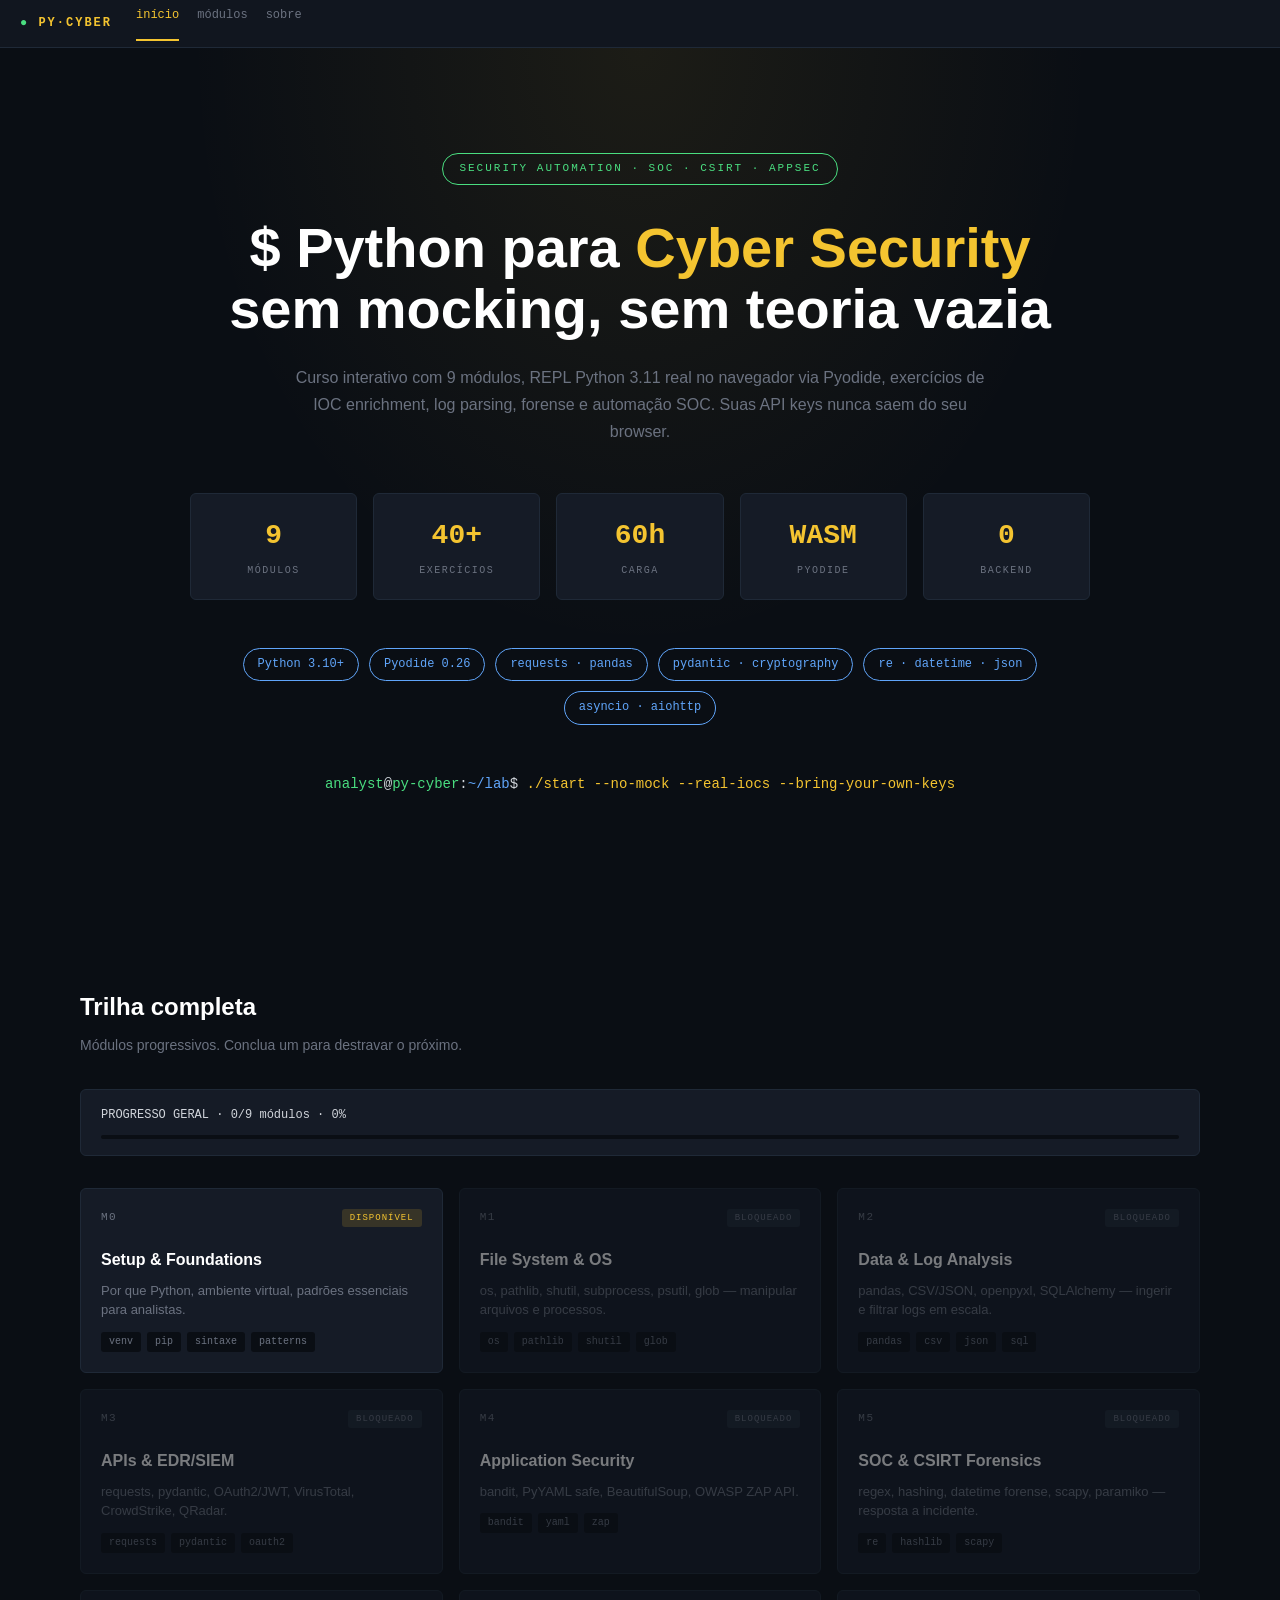
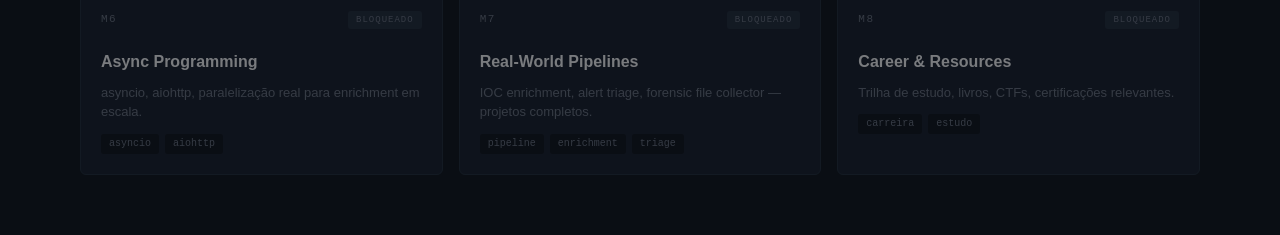
<file: index.html>
<!DOCTYPE html>
<html lang="pt-BR">
<head>
<meta charset="UTF-8">
<meta name="viewport" content="width=device-width, initial-scale=1.0">
<title>py-cyber · Python para Cyber Security</title>
<link rel="stylesheet" href="assets/css/theme.css">
<style>
  body { overflow-y: auto; height: auto; }
  .hero {
    min-height: calc(100vh - 48px);
    display: flex; flex-direction: column;
    align-items: center; justify-content: center;
    padding: 60px 20px;
    background:
      radial-gradient(ellipse at top, rgba(244,196,48,0.08) 0%, transparent 50%),
      var(--bg);
  }
  .hero-tag {
    font-family: var(--mono);
    font-size: 11px;
    color: var(--green);
    border: 1px solid var(--green);
    padding: 6px 16px;
    border-radius: 20px;
    letter-spacing: 2px;
    margin-bottom: 32px;
  }
  .hero h1 {
    font-size: 56px;
    text-align: center;
    color: #fff;
    line-height: 1.1;
    margin-bottom: 24px;
    max-width: 900px;
  }
  .hero h1 .accent { color: var(--accent); }
  .hero p.lead {
    max-width: 700px;
    text-align: center;
    color: var(--text-dim);
    font-size: 16px;
    line-height: 1.7;
    margin-bottom: 48px;
  }
  .stats {
    display: grid;
    grid-template-columns: repeat(5, 1fr);
    gap: 16px;
    max-width: 900px;
    width: 100%;
    margin-bottom: 48px;
  }
  .stat {
    background: var(--bg-card);
    border: 1px solid var(--border);
    border-radius: 6px;
    padding: 20px;
    text-align: center;
  }
  .stat .num {
    font-family: var(--mono);
    font-size: 28px;
    color: var(--accent);
    font-weight: 700;
  }
  .stat .label {
    font-family: var(--mono);
    font-size: 10px;
    color: var(--text-dim);
    letter-spacing: 1.5px;
    margin-top: 4px;
  }
  .versions {
    display: flex; flex-wrap: wrap; gap: 10px;
    justify-content: center;
    max-width: 800px;
    margin-bottom: 32px;
  }
  .version-chip {
    font-family: var(--mono);
    font-size: 12px;
    padding: 6px 14px;
    border: 1px solid var(--blue);
    color: var(--blue);
    border-radius: 20px;
  }
  .terminal-line {
    font-family: var(--mono);
    font-size: 14px;
    color: var(--text-dim);
    margin-top: 16px;
  }
  .terminal-line .user { color: var(--green); }
  .terminal-line .at { color: var(--text); }
  .terminal-line .path { color: var(--blue); }
  .terminal-line .cmd { color: var(--accent); }

  .modules-section {
    padding: 60px 40px;
    max-width: 1200px;
    margin: 0 auto;
  }
  .modules-section h2 {
    font-size: 24px;
    color: #fff;
    margin-bottom: 8px;
    border: none;
    padding: 0;
  }
  .modules-section .sub {
    color: var(--text-dim);
    margin-bottom: 32px;
    font-size: 14px;
  }
  .progress-overall {
    background: var(--bg-card);
    border: 1px solid var(--border);
    border-radius: 6px;
    padding: 16px 20px;
    margin-bottom: 32px;
    font-family: var(--mono);
    font-size: 12px;
  }
  .progress-overall .bar {
    height: 4px; background: var(--bg);
    border-radius: 2px; overflow: hidden;
    margin-top: 10px;
  }
  .progress-overall .fill {
    height: 100%; background: var(--green);
    transition: width .4s;
  }

  .modules-grid {
    display: grid;
    grid-template-columns: repeat(3, 1fr);
    gap: 16px;
  }
  .module-card {
    background: var(--bg-card);
    border: 1px solid var(--border);
    border-radius: 6px;
    padding: 20px;
    transition: all .2s;
    text-decoration: none;
    color: inherit;
    display: block;
    position: relative;
  }
  .module-card.available:hover {
    border-color: var(--accent);
    transform: translateY(-2px);
  }
  .module-card.locked {
    opacity: 0.45;
    cursor: not-allowed;
  }
  .module-card.complete {
    border-color: var(--green);
  }
  .module-card .head {
    display: flex; justify-content: space-between;
    align-items: center; margin-bottom: 10px;
  }
  .module-card .id {
    font-family: var(--mono);
    font-size: 11px;
    color: var(--text-dim);
    letter-spacing: 1.5px;
  }
  .module-card .status {
    font-family: var(--mono);
    font-size: 9px;
    padding: 2px 8px;
    border-radius: 3px;
    letter-spacing: 1px;
  }
  .status.s-locked { background: var(--border); color: var(--text-dim); }
  .status.s-pending { background: rgba(244,196,48,0.15); color: var(--accent); }
  .status.s-done { background: rgba(74,222,128,0.15); color: var(--green); }
  .module-card h3 {
    font-size: 16px;
    color: #fff;
    margin-bottom: 8px;
  }
  .module-card .desc {
    font-size: 13px;
    color: var(--text-dim);
    line-height: 1.5;
  }
  .module-card .topics {
    display: flex; flex-wrap: wrap; gap: 6px;
    margin-top: 12px;
  }
  .module-card .topic {
    font-family: var(--mono);
    font-size: 10px;
    color: var(--text-dim);
    background: var(--bg);
    padding: 2px 8px;
    border-radius: 3px;
  }

  @media (max-width: 900px) {
    .hero h1 { font-size: 36px; }
    .stats { grid-template-columns: repeat(2, 1fr); }
    .modules-grid { grid-template-columns: 1fr; }
  }
</style>
</head>
<body>

<div class="topbar">
  <div class="logo">PY·CYBER</div>
  <div class="nav-modules">
    <a href="index.html" class="active">início</a>
    <a href="modules/m0-setup.html">módulos</a>
    <a href="#about">sobre</a>
  </div>
</div>

<section class="hero">
  <div class="hero-tag">SECURITY AUTOMATION · SOC · CSIRT · APPSEC</div>
  <h1>$ Python para <span class="accent">Cyber Security</span><br>sem mocking, sem teoria vazia</h1>
  <p class="lead">
    Curso interativo com 9 módulos, REPL Python 3.11 real no navegador via Pyodide,
    exercícios de IOC enrichment, log parsing, forense e automação SOC.
    Suas API keys nunca saem do seu browser.
  </p>

  <div class="stats">
    <div class="stat"><div class="num">9</div><div class="label">MÓDULOS</div></div>
    <div class="stat"><div class="num">40+</div><div class="label">EXERCÍCIOS</div></div>
    <div class="stat"><div class="num">60h</div><div class="label">CARGA</div></div>
    <div class="stat"><div class="num">WASM</div><div class="label">PYODIDE</div></div>
    <div class="stat"><div class="num">0</div><div class="label">BACKEND</div></div>
  </div>

  <div class="versions">
    <div class="version-chip">Python 3.10+</div>
    <div class="version-chip">Pyodide 0.26</div>
    <div class="version-chip">requests · pandas</div>
    <div class="version-chip">pydantic · cryptography</div>
    <div class="version-chip">re · datetime · json</div>
    <div class="version-chip">asyncio · aiohttp</div>
  </div>

  <div class="terminal-line">
    <span class="user">analyst</span><span class="at">@</span><span class="user">py-cyber</span><span class="at">:</span><span class="path">~/lab</span><span class="at">$</span>
    <span class="cmd">./start --no-mock --real-iocs --bring-your-own-keys</span>
  </div>
</section>

<section class="modules-section" id="modules">
  <h2>Trilha completa</h2>
  <div class="sub">Módulos progressivos. Conclua um para destravar o próximo.</div>

  <div class="progress-overall">
    <div>PROGRESSO GERAL · <span id="progress-text">0/9 módulos</span></div>
    <div class="bar"><div class="fill" id="progress-fill"></div></div>
  </div>

  <div class="modules-grid" id="modules-grid"></div>
</section>

<script>
const MODULES = [
  { id: 'm0', file: 'modules/m0-setup.html', title: 'Setup & Foundations',
    desc: 'Por que Python, ambiente virtual, padrões essenciais para analistas.',
    topics: ['venv', 'pip', 'sintaxe', 'patterns'] },
  { id: 'm1', file: 'modules/m1-os-files.html', title: 'File System & OS',
    desc: 'os, pathlib, shutil, subprocess, psutil, glob — manipular arquivos e processos.',
    topics: ['os', 'pathlib', 'shutil', 'glob'] },
  { id: 'm2', file: 'modules/m2-data.html', title: 'Data & Log Analysis',
    desc: 'pandas, CSV/JSON, openpyxl, SQLAlchemy — ingerir e filtrar logs em escala.',
    topics: ['pandas', 'csv', 'json', 'sql'] },
  { id: 'm3', file: 'modules/m3-apis.html', title: 'APIs & EDR/SIEM',
    desc: 'requests, pydantic, OAuth2/JWT, VirusTotal, CrowdStrike, QRadar.',
    topics: ['requests', 'pydantic', 'oauth2'] },
  { id: 'm4', file: 'modules/m4-appsec.html', title: 'Application Security',
    desc: 'bandit, PyYAML safe, BeautifulSoup, OWASP ZAP API.',
    topics: ['bandit', 'yaml', 'zap'] },
  { id: 'm5', file: 'modules/m5-soc.html', title: 'SOC & CSIRT Forensics',
    desc: 'regex, hashing, datetime forense, scapy, paramiko — resposta a incidente.',
    topics: ['re', 'hashlib', 'scapy'] },
  { id: 'm6', file: 'modules/m6-async.html', title: 'Async Programming',
    desc: 'asyncio, aiohttp, paralelização real para enrichment em escala.',
    topics: ['asyncio', 'aiohttp'] },
  { id: 'm7', file: 'modules/m7-pipelines.html', title: 'Real-World Pipelines',
    desc: 'IOC enrichment, alert triage, forensic file collector — projetos completos.',
    topics: ['pipeline', 'enrichment', 'triage'] },
  { id: 'm8', file: 'modules/m8-resources.html', title: 'Career & Resources',
    desc: 'Trilha de estudo, livros, CTFs, certificações relevantes.',
    topics: ['carreira', 'estudo'] },
];

function getStatus(id, idx) {
  const complete = localStorage.getItem(`pycyber_${id}_complete`) === '1';
  if (complete) return 'complete';
  if (idx === 0) return 'available';
  const prev = MODULES[idx - 1];
  const prevDone = localStorage.getItem(`pycyber_${prev.id}_complete`) === '1';
  return prevDone ? 'available' : 'locked';
}

function renderModules() {
  const grid = document.getElementById('modules-grid');
  let done = 0;
  grid.innerHTML = MODULES.map((m, i) => {
    const status = getStatus(m.id, i);
    if (status === 'complete') done++;
    const tag = { complete: ['s-done', 'CONCLUÍDO'],
                  available: ['s-pending', 'DISPONÍVEL'],
                  locked: ['s-locked', 'BLOQUEADO'] }[status];
    const href = status === 'locked' ? '#' : m.file;
    return `
      <a href="${href}" class="module-card ${status}" ${status==='locked'?'onclick="return false"':''}>
        <div class="head">
          <div class="id">${m.id.toUpperCase()}</div>
          <div class="status ${tag[0]}">${tag[1]}</div>
        </div>
        <h3>${m.title}</h3>
        <div class="desc">${m.desc}</div>
        <div class="topics">${m.topics.map(t=>`<span class="topic">${t}</span>`).join('')}</div>
      </a>`;
  }).join('');

  const pct = (done / MODULES.length) * 100;
  document.getElementById('progress-text').textContent = `${done}/${MODULES.length} módulos · ${Math.round(pct)}%`;
  document.getElementById('progress-fill').style.width = pct + '%';
}

renderModules();
</script>
</body>
</html>
</file>
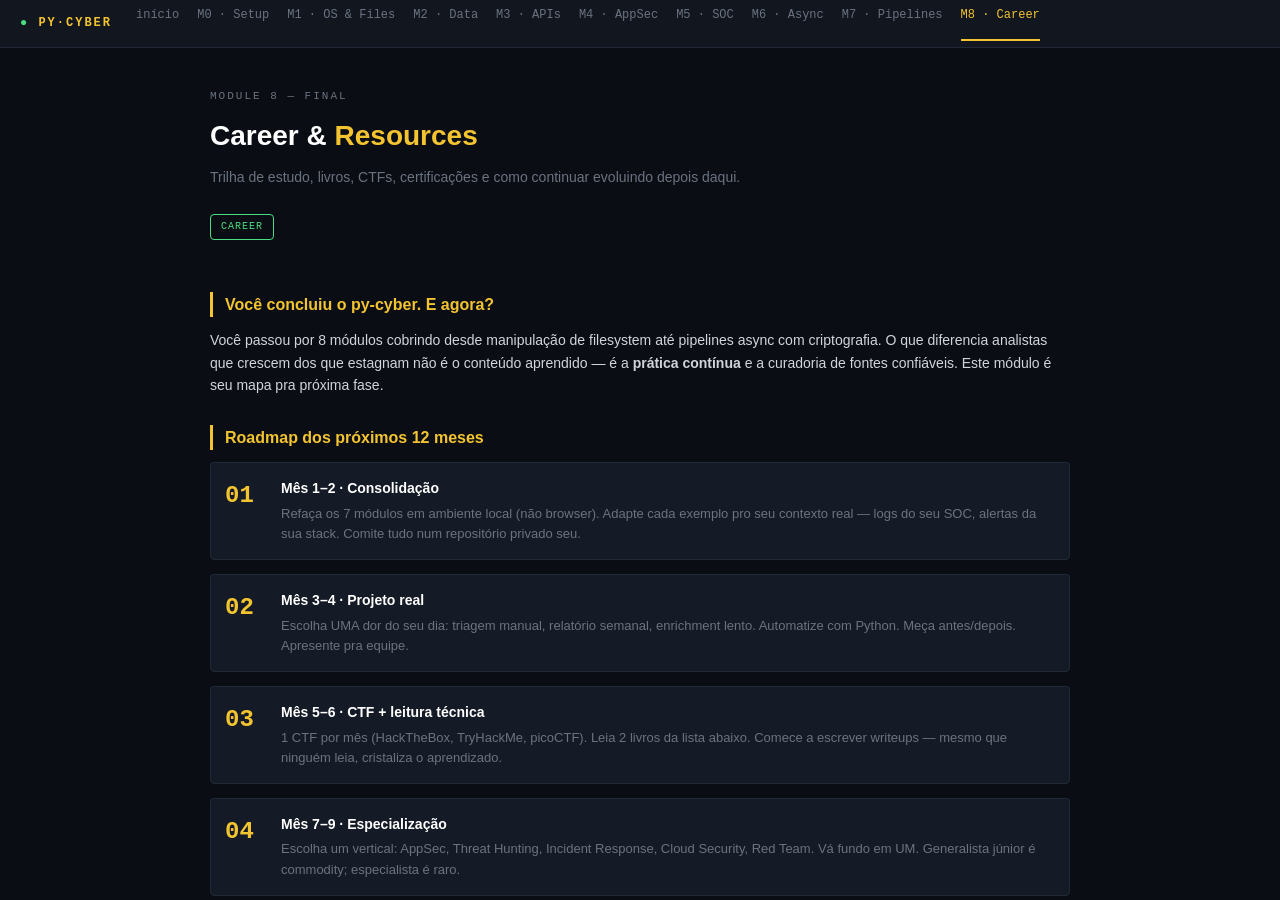
<file: modules/m8-career.html>
<!DOCTYPE html>
<html lang="pt-BR">
<head>
<meta charset="UTF-8">
<meta name="viewport" content="width=device-width, initial-scale=1.0">
<title>M8 · Career &amp; Resources — py-cyber</title>
<link rel="stylesheet" href="../assets/css/theme.css">
<style>
  /* M8 não tem REPL — layout 1 coluna centralizado */
  .main.single { grid-template-columns: 1fr; }
  .theory.wide { max-width: 980px; margin: 0 auto; padding: 40px 60px; border-right: none; }
  .resource-list { list-style: none; padding: 0; }
  .resource-list li {
    background: var(--bg-card);
    border: 1px solid var(--border);
    border-left: 3px solid var(--accent);
    padding: 12px 16px;
    margin-bottom: 8px;
    border-radius: 4px;
    font-size: 13px;
  }
  .resource-list li strong { color: var(--accent); }
  .resource-list li .tag {
    display: inline-block;
    font-family: var(--mono);
    font-size: 10px;
    color: var(--text-dim);
    background: var(--bg);
    padding: 2px 8px;
    border-radius: 3px;
    margin-right: 8px;
  }
  .cert-grid { display: grid; grid-template-columns: 1fr 1fr; gap: 14px; margin: 16px 0; }
  .cert-card {
    background: var(--bg-card);
    border: 1px solid var(--border);
    padding: 14px;
    border-radius: 4px;
  }
  .cert-card .name { color: var(--accent); font-weight: 700; margin-bottom: 4px; }
  .cert-card .level {
    font-family: var(--mono);
    font-size: 10px;
    color: var(--green);
    letter-spacing: 1px;
  }
  .cert-card .desc { font-size: 12.5px; color: var(--text); margin-top: 6px; }
  .roadmap-step {
    display: flex;
    gap: 16px;
    margin-bottom: 14px;
    padding: 14px;
    background: var(--bg-card);
    border: 1px solid var(--border);
    border-radius: 4px;
  }
  .roadmap-step .num {
    font-family: var(--mono);
    font-size: 24px;
    color: var(--accent);
    font-weight: 700;
    flex-shrink: 0;
    width: 40px;
  }
  .roadmap-step .body h4 { color: #fff; margin-bottom: 4px; }
  .roadmap-step .body p { font-size: 13px; color: var(--text-dim); margin: 0; }
  .final-cta {
    text-align: center;
    padding: 40px 20px;
    margin-top: 40px;
    border: 1px solid var(--accent);
    border-radius: 6px;
    background: rgba(244, 196, 48, 0.05);
  }
  .final-cta h2 { border: none; padding: 0; margin-bottom: 12px; font-size: 22px; }
  .final-cta p { font-size: 14px; }
  .final-cta .actions { justify-content: center; margin-top: 20px; }
</style>
</head>
<body>

<nav class="topbar">
  <span class="logo">PY·CYBER</span>
  <div class="nav-modules">
    <a href="../index.html">início</a>
    <a href="m0-setup.html">M0 · Setup</a>
    <a href="m1-os-files.html">M1 · OS &amp; Files</a>
    <a href="m2-data.html">M2 · Data</a>
    <a href="m3-apis.html">M3 · APIs</a>
    <a href="m4-appsec.html">M4 · AppSec</a>
    <a href="m5-forensics.html">M5 · SOC</a>
    <a href="m6-async.html">M6 · Async</a>
    <a href="m7-pipelines.html">M7 · Pipelines</a>
    <a href="m8-career.html" class="active">M8 · Career</a>
  </div>
</nav>

<main class="main single">

  <section class="theory wide">
    <div class="module-tag">MODULE 8 — FINAL</div>
    <h1>Career &amp; <span class="accent">Resources</span></h1>
    <p class="subtitle">Trilha de estudo, livros, CTFs, certificações e como continuar evoluindo depois daqui.</p>
    <span class="badge">CAREER</span>

    <h2>Você concluiu o py-cyber. E agora?</h2>
    <p>
      Você passou por 8 módulos cobrindo desde manipulação de filesystem até
      pipelines async com criptografia. O que diferencia analistas que crescem
      dos que estagnam não é o conteúdo aprendido — é a <strong>prática
      contínua</strong> e a curadoria de fontes confiáveis. Este módulo é seu
      mapa pra próxima fase.
    </p>

    <h2>Roadmap dos próximos 12 meses</h2>

    <div class="roadmap-step">
      <div class="num">01</div>
      <div class="body">
        <h4>Mês 1–2 · Consolidação</h4>
        <p>Refaça os 7 módulos em ambiente local (não browser). Adapte cada
        exemplo pro seu contexto real — logs do seu SOC, alertas da sua stack.
        Comite tudo num repositório privado seu.</p>
      </div>
    </div>

    <div class="roadmap-step">
      <div class="num">02</div>
      <div class="body">
        <h4>Mês 3–4 · Projeto real</h4>
        <p>Escolha UMA dor do seu dia: triagem manual, relatório semanal,
        enrichment lento. Automatize com Python. Meça antes/depois. Apresente
        pra equipe.</p>
      </div>
    </div>

    <div class="roadmap-step">
      <div class="num">03</div>
      <div class="body">
        <h4>Mês 5–6 · CTF + leitura técnica</h4>
        <p>1 CTF por mês (HackTheBox, TryHackMe, picoCTF). Leia 2 livros da
        lista abaixo. Comece a escrever writeups — mesmo que ninguém leia,
        cristaliza o aprendizado.</p>
      </div>
    </div>

    <div class="roadmap-step">
      <div class="num">04</div>
      <div class="body">
        <h4>Mês 7–9 · Especialização</h4>
        <p>Escolha um vertical: AppSec, Threat Hunting, Incident Response,
        Cloud Security, Red Team. Vá fundo em UM. Generalista júnior é commodity;
        especialista é raro.</p>
      </div>
    </div>

    <div class="roadmap-step">
      <div class="num">05</div>
      <div class="body">
        <h4>Mês 10–12 · Certificação + portfólio público</h4>
        <p>Tire UMA certificação relevante pra sua trilha. Publique 3 projetos
        no GitHub público. Escreva no LinkedIn ou blog. Sua próxima vaga vai
        encontrar você, não o contrário.</p>
      </div>
    </div>

    <h2>Livros que valem o tempo</h2>
    <ul class="resource-list">
      <li><span class="tag">PYTHON</span><strong>Black Hat Python</strong> — Justin Seitz &amp; Tim Arnold. O clássico de ofensiva em Python.</li>
      <li><span class="tag">PYTHON</span><strong>Violent Python</strong> — TJ O'Connor. Mais antigo mas ainda formativo.</li>
      <li><span class="tag">FORENSICS</span><strong>The Art of Memory Forensics</strong> — Ligh, Case, Levy &amp; Walters. Bíblia de Volatility.</li>
      <li><span class="tag">IR</span><strong>Incident Response &amp; Computer Forensics</strong> — Luttgens, Pepe, Mandia.</li>
      <li><span class="tag">APPSEC</span><strong>The Web Application Hacker's Handbook</strong> — Stuttard &amp; Pinto.</li>
      <li><span class="tag">DETECTION</span><strong>Practical Threat Intelligence</strong> — Valentina Costa-Gazcón.</li>
      <li><span class="tag">DESIGN</span><strong>Designing Secure Software</strong> — Loren Kohnfelder.</li>
      <li><span class="tag">PYTHON</span><strong>Fluent Python (2ª ed)</strong> — Luciano Ramalho. Pra dominar a linguagem de verdade.</li>
    </ul>

    <h2>Plataformas de prática hands-on</h2>
    <ul class="resource-list">
      <li><span class="tag">CTF</span><strong>HackTheBox</strong> — máquinas e Pro Labs realistas. Academy tem trilhas pagas mas valem.</li>
      <li><span class="tag">CTF</span><strong>TryHackMe</strong> — onboarding mais suave que HTB, ótimo pra começar.</li>
      <li><span class="tag">BLUE</span><strong>LetsDefend</strong> — simula console de SOC com alertas reais.</li>
      <li><span class="tag">BLUE</span><strong>CyberDefenders</strong> — desafios de blue team / DFIR.</li>
      <li><span class="tag">CTF</span><strong>picoCTF</strong> — gratuito, didático, mantido pela CMU.</li>
      <li><span class="tag">RANGE</span><strong>RangeForce</strong> — simulações corporativas de incidente.</li>
      <li><span class="tag">CODE</span><strong>OverTheWire (Bandit, Narnia)</strong> — wargames de Linux/binário.</li>
      <li><span class="tag">PYTHON</span><strong>Exercism (Python track)</strong> — exercícios revisados por mentor.</li>
    </ul>

    <h2>Certificações por trilha</h2>

    <h3>Defensiva / SOC / IR</h3>
    <div class="cert-grid">
      <div class="cert-card">
        <div class="level">ENTRY</div>
        <div class="name">CompTIA Security+</div>
        <div class="desc">Base teórica. Bom pra primeiro emprego, esperado por RH.</div>
      </div>
      <div class="cert-card">
        <div class="level">ENTRY/MID</div>
        <div class="name">BTL1 (Blue Team Level 1)</div>
        <div class="desc">Hands-on, lab realista, custo justo. Excelente custo-benefício.</div>
      </div>
      <div class="cert-card">
        <div class="level">MID</div>
        <div class="name">CySA+ / CSA</div>
        <div class="desc">Análise de comportamento em SOC. CompTIA e EC-Council.</div>
      </div>
      <div class="cert-card">
        <div class="level">MID/SR</div>
        <div class="name">GCIH / GCFA (SANS)</div>
        <div class="desc">Padrão ouro de IR/forensics. Caro, mas porta de empresas top.</div>
      </div>
    </div>

    <h3>Ofensiva / Pentest</h3>
    <div class="cert-grid">
      <div class="cert-card">
        <div class="level">ENTRY</div>
        <div class="name">eJPT (INE)</div>
        <div class="desc">Ponto de entrada acessível em pentest prático.</div>
      </div>
      <div class="cert-card">
        <div class="level">MID</div>
        <div class="name">PNPT (TCM Security)</div>
        <div class="desc">Pentest realista corporativo. Inclui AD e relatório.</div>
      </div>
      <div class="cert-card">
        <div class="level">MID/SR</div>
        <div class="name">OSCP (Offensive Security)</div>
        <div class="desc">A certificação que mais abre portas em pentest. Brutal.</div>
      </div>
      <div class="cert-card">
        <div class="level">SR</div>
        <div class="name">OSEP / OSCE3</div>
        <div class="desc">Bypass avançado, exploit dev. Após OSCP.</div>
      </div>
    </div>

    <h3>Cloud Security</h3>
    <div class="cert-grid">
      <div class="cert-card">
        <div class="level">ENTRY</div>
        <div class="name">AWS Cloud Practitioner</div>
        <div class="desc">Fundamentos AWS antes de qualquer security cloud.</div>
      </div>
      <div class="cert-card">
        <div class="level">MID</div>
        <div class="name">AWS Security Specialty</div>
        <div class="desc">IAM, KMS, GuardDuty, detection em escala AWS.</div>
      </div>
      <div class="cert-card">
        <div class="level">MID</div>
        <div class="name">CCSP (ISC²)</div>
        <div class="desc">Vendor-neutral. Reconhecida em compliance e arquitetura.</div>
      </div>
      <div class="cert-card">
        <div class="level">SR</div>
        <div class="name">CISSP</div>
        <div class="desc">Liderança em segurança. Exige 5 anos comprovados.</div>
      </div>
    </div>

    <h2>Comunidades pra acompanhar</h2>
    <ul class="resource-list">
      <li><span class="tag">FORUM</span><strong>r/netsec, r/AskNetsec, r/blueteamsec</strong> — Reddit ainda é vivo pra technical discussion.</li>
      <li><span class="tag">CHAT</span><strong>Discord — InfoSec Prep, BlackHills InfoSec, TCM Security</strong>.</li>
      <li><span class="tag">BR</span><strong>Mente Binária, Papo Binário, Hackers do Bem</strong> — comunidade BR forte.</li>
      <li><span class="tag">FEED</span><strong>Risky Business (podcast)</strong> — semanal, news + análise técnica.</li>
      <li><span class="tag">FEED</span><strong>SANS ISC StormCast</strong> — diário, 5 min, ameaças do dia.</li>
      <li><span class="tag">NEWS</span><strong>The DFIR Report</strong> — writeups de intrusão real, mensal.</li>
      <li><span class="tag">CODE</span><strong>Awesome Lists no GitHub</strong> — awesome-pentest, awesome-incident-response, awesome-malware-analysis.</li>
    </ul>

    <h2>Hábitos que separam júnior de pleno</h2>
    <ul>
      <li><strong>Leia código alheio</strong> — clone projetos open source de DFIR (Velociraptor, GRR, TheHive) e leia.</li>
      <li><strong>Documente o que você faz</strong> — runbooks pra você mesmo daqui a 6 meses.</li>
      <li><strong>Automatize o tédio</strong> — qualquer tarefa manual feita 3+ vezes vira script.</li>
      <li><strong>Saiba comunicar com não-técnicos</strong> — escrever bem é multiplicador de carreira.</li>
      <li><strong>Mantenha um lab pessoal</strong> — VM com Splunk free, ELK, Suricata. Quebre coisas em casa.</li>
      <li><strong>Saiba quando NÃO usar Python</strong> — bash às vezes é melhor, Go é melhor pra tooling distribuído, Rust pra perf.</li>
    </ul>

    <h2>Onde Python te leva em segurança</h2>
    <div class="grid-2">
      <div class="info-card">
        <div class="title">CARREIRAS POSSÍVEIS</div>
        <ul>
          <li>SOC Analyst (T1 → T3)</li>
          <li>Threat Hunter</li>
          <li>Incident Responder / DFIR</li>
          <li>Detection Engineer</li>
          <li>Security Automation Engineer</li>
          <li>AppSec Engineer</li>
          <li>Red Team Operator</li>
          <li>Security Researcher</li>
        </ul>
      </div>
      <div class="info-card">
        <div class="title">FAIXAS SALARIAIS BR (2024)</div>
        <ul>
          <li>SOC T1: R$ 4–7k</li>
          <li>SOC T2 / Threat Hunter: R$ 8–14k</li>
          <li>DFIR / Detection Eng: R$ 12–22k</li>
          <li>AppSec Sr / Cloud Sec: R$ 15–28k</li>
          <li>Remoto USD: USD 60k–150k+</li>
        </ul>
      </div>
    </div>

    <div class="tip">
      <span class="label">REALISMO</span>
      Faixas variam absurdamente por empresa, cidade e moeda. O que importa é
      a tendência: cada degrau técnico bem dado dobra o teto. E remoto em USD
      mudou o jogo nos últimos 3 anos pra quem fala inglês.
    </div>

    <h2>Última recomendação</h2>
    <p>
      O melhor profissional de segurança que existe é o que <strong>continua
      curioso</strong>. Ferramentas mudam, vendor muda, certificação envelhece —
      mas a curiosidade técnica dobra de valor a cada ano. Continue quebrando
      coisas em laboratório, continue lendo writeups, continue escrevendo código.
    </p>
    <p>
      Python é um meio. Segurança é um meio. O fim é proteger usuários, sistemas
      e dados de quem quer fazer mal a eles. Mantém isso no horizonte.
    </p>

    <div class="final-cta">
      <h2>🎓 Você concluiu o py-cyber.</h2>
      <p>
        8 módulos · 50+ exercícios práticos · da base ao pipeline completo.<br>
        Agora vai construir coisa de verdade.
      </p>
      <div class="actions">
        <a href="../index.html" class="btn primary">← voltar à trilha</a>
        <a href="m0-setup.html" class="btn">revisar M0</a>
        <button class="btn primary" id="btn-validate">✓ marcar curso como concluído</button>
      </div>
    </div>

  </section>

</main>

<script>
(function () {
  // M8 não tem REPL nem checks — só marca como completo no clique
  const COMPLETE_KEY = 'pycyber_m8_complete';
  const btn = document.getElementById('btn-validate');
  if (btn) {
    btn.addEventListener('click', function () {
      localStorage.setItem(COMPLETE_KEY, '1');
      // marca todos como concluídos no índice
      ['m0','m1','m2','m3','m4','m5','m6','m7','m8'].forEach(function (m) {
        // não força os outros, só registra m8
      });
      alert('🎉 py-cyber concluído!\n\nObrigado por chegar até aqui.\nAgora vai construir.');
      window.location.href = '../index.html';
    });
  }
})();
</script>

</body>
</html>
</file>
<file: assets/css/theme.css>
:root {
  --bg: #0a0e14;
  --bg-soft: #11161f;
  --bg-card: #151b26;
  --border: #1f2937;
  --text: #d1d5db;
  --text-dim: #6b7280;
  --accent: #f4c430;
  --accent-dim: #b8941f;
  --green: #4ade80;
  --blue: #60a5fa;
  --red: #f87171;
  --purple: #c084fc;
  --mono: 'JetBrains Mono', 'Fira Code', 'Courier New', monospace;
}

* { box-sizing: border-box; margin: 0; padding: 0; }

body {
  background: var(--bg);
  color: var(--text);
  font-family: -apple-system, BlinkMacSystemFont, 'Segoe UI', sans-serif;
  font-size: 14px;
  line-height: 1.6;
  overflow: hidden;
  height: 100vh;
}

a { color: inherit; }

/* TOPBAR */
.topbar {
  height: 48px;
  background: var(--bg-soft);
  border-bottom: 1px solid var(--border);
  display: flex;
  align-items: center;
  padding: 0 20px;
  gap: 24px;
  font-family: var(--mono);
  font-size: 12px;
  position: sticky;
  top: 0;
  z-index: 10;
}
.logo { color: var(--accent); font-weight: 700; letter-spacing: 2px; }
.logo::before { content: "● "; color: var(--green); }
.nav-modules { display: flex; gap: 18px; color: var(--text-dim); flex-wrap: wrap; }
.nav-modules a { color: inherit; text-decoration: none; transition: color .2s; }
.nav-modules a:hover { color: var(--text); }
.nav-modules a.active {
  color: var(--accent);
  border-bottom: 2px solid var(--accent);
  padding-bottom: 14px;
}

/* MAIN SPLIT */
.main {
  display: grid;
  grid-template-columns: 1fr 1fr;
  height: calc(100vh - 48px);
}

/* THEORY */
.theory {
  overflow-y: auto;
  padding: 32px 40px;
  border-right: 1px solid var(--border);
}
.theory::-webkit-scrollbar { width: 8px; }
.theory::-webkit-scrollbar-track { background: var(--bg); }
.theory::-webkit-scrollbar-thumb { background: var(--border); border-radius: 4px; }

.module-tag {
  font-family: var(--mono);
  font-size: 11px;
  color: var(--text-dim);
  letter-spacing: 2px;
  margin-bottom: 8px;
}
h1 { font-size: 28px; color: #fff; margin-bottom: 8px; font-weight: 700; }
h1 .accent { color: var(--accent); }
.subtitle { color: var(--text-dim); margin-bottom: 24px; font-size: 14px; }
.badge {
  display: inline-block;
  font-family: var(--mono);
  font-size: 10px;
  padding: 4px 10px;
  border: 1px solid var(--green);
  color: var(--green);
  border-radius: 4px;
  letter-spacing: 1px;
  margin-bottom: 24px;
}

h2 {
  font-size: 16px;
  color: var(--accent);
  margin: 28px 0 12px;
  padding-left: 12px;
  border-left: 3px solid var(--accent);
}
h3 { font-size: 14px; color: #fff; margin: 20px 0 10px; }
p { margin-bottom: 14px; color: var(--text); }
ul { padding-left: 20px; margin-bottom: 14px; }
li { margin-bottom: 6px; }
li strong { color: var(--accent); }

code.inline {
  font-family: var(--mono);
  background: var(--bg-card);
  padding: 2px 6px;
  border-radius: 3px;
  color: var(--accent);
  font-size: 13px;
}

pre.code-block {
  background: var(--bg-card);
  border: 1px solid var(--border);
  border-left: 3px solid var(--accent);
  border-radius: 4px;
  padding: 14px 16px;
  margin: 12px 0;
  font-family: var(--mono);
  font-size: 12.5px;
  overflow-x: auto;
  position: relative;
  white-space: pre;
}
pre.code-block .lang-tag {
  position: absolute;
  top: 6px; right: 10px;
  font-size: 9px;
  color: var(--text-dim);
  letter-spacing: 1px;
}
pre.code-block .comment { color: var(--text-dim); }
pre.code-block .kw { color: var(--purple); }
pre.code-block .str { color: var(--green); }
pre.code-block .fn { color: var(--blue); }
pre.code-block .num { color: var(--accent); }

.grid-2 { display: grid; grid-template-columns: 1fr 1fr; gap: 14px; margin: 16px 0; }
.info-card {
  background: var(--bg-card);
  border: 1px solid var(--border);
  border-radius: 4px;
  padding: 14px;
}
.info-card .title {
  font-size: 11px;
  letter-spacing: 1.5px;
  color: var(--accent);
  margin-bottom: 10px;
}
.info-card ul { padding-left: 16px; font-size: 13px; }

.warning {
  background: rgba(244, 196, 48, 0.08);
  border: 1px solid var(--accent-dim);
  border-left: 3px solid var(--accent);
  padding: 12px 16px;
  border-radius: 4px;
  margin: 16px 0;
  font-size: 13px;
}
.warning .label {
  color: var(--accent);
  font-weight: 700;
  font-size: 11px;
  letter-spacing: 1px;
  margin-bottom: 4px;
  display: block;
}

.tip {
  background: rgba(96, 165, 250, 0.06);
  border: 1px solid var(--blue);
  border-left: 3px solid var(--blue);
  padding: 12px 16px;
  border-radius: 4px;
  margin: 16px 0;
  font-size: 13px;
}
.tip .label {
  color: var(--blue);
  font-weight: 700;
  font-size: 11px;
  letter-spacing: 1px;
  margin-bottom: 4px;
  display: block;
}

/* RIGHT PANE */
.right-pane {
  display: grid;
  grid-template-rows: auto 1fr auto;
  background: var(--bg-soft);
  overflow: hidden;
}

.repl-header {
  background: var(--bg-card);
  border-bottom: 1px solid var(--border);
  padding: 10px 16px;
  display: flex;
  align-items: center;
  gap: 12px;
  font-family: var(--mono);
  font-size: 11px;
}
.repl-dots { display: flex; gap: 6px; }
.dot { width: 11px; height: 11px; border-radius: 50%; }
.dot.r { background: #ff5f56; } .dot.y { background: #ffbd2e; } .dot.g { background: #27c93f; }
.repl-title { color: var(--text-dim); flex: 1; text-align: center; }
.repl-status {
  color: var(--text-dim);
  padding: 3px 10px;
  border: 1px solid var(--border);
  border-radius: 3px;
}
.repl-status.ready { color: var(--green); border-color: var(--green); }
.repl-status.loading { color: var(--accent); border-color: var(--accent); }

#terminal { padding: 8px 4px 8px 12px; background: #000; overflow: hidden; }

/* CHECKLIST */
.checklist {
  background: var(--bg-card);
  border-top: 1px solid var(--border);
  padding: 16px;
  max-height: 38vh;
  overflow-y: auto;
}
.checklist h4 {
  font-size: 12px;
  color: var(--accent);
  letter-spacing: 1px;
  margin-bottom: 4px;
}
.checklist .desc {
  font-size: 11px;
  color: var(--text-dim);
  margin-bottom: 12px;
}
.check-item {
  display: flex;
  align-items: center;
  gap: 10px;
  padding: 8px 10px;
  background: var(--bg);
  border: 1px solid var(--border);
  border-radius: 4px;
  margin-bottom: 6px;
  font-family: var(--mono);
  font-size: 12px;
  cursor: pointer;
  transition: all .2s;
}
.check-item:hover { border-color: var(--accent-dim); }
.check-item.done {
  border-color: var(--green);
  background: rgba(74, 222, 128, 0.05);
}
.check-item.done .check-text { color: var(--green); }
.check-box {
  width: 14px; height: 14px;
  border: 1.5px solid var(--text-dim);
  border-radius: 2px;
  display: flex; align-items: center; justify-content: center;
  flex-shrink: 0;
}
.check-item.done .check-box {
  background: var(--green);
  border-color: var(--green);
}
.check-item.done .check-box::after {
  content: "✓"; color: #000; font-size: 10px; font-weight: 700;
}
.check-num { color: var(--text-dim); width: 18px; }
.check-text { flex: 1; color: var(--text); }

.actions { display: flex; gap: 8px; margin-top: 12px; flex-wrap: wrap; }
.btn {
  font-family: var(--mono);
  font-size: 11px;
  padding: 6px 12px;
  background: transparent;
  border: 1px solid var(--border);
  color: var(--text-dim);
  border-radius: 3px;
  cursor: pointer;
  transition: all .2s;
  text-decoration: none;
  display: inline-block;
}
.btn:hover { border-color: var(--accent); color: var(--accent); }
.btn.primary { border-color: var(--green); color: var(--green); }
.btn.primary:hover { background: var(--green); color: #000; }
.btn:disabled { opacity: 0.4; cursor: not-allowed; }

.progress-bar {
  height: 3px;
  background: var(--bg);
  border-radius: 2px;
  overflow: hidden;
  margin-top: 10px;
}
.progress-fill {
  height: 100%;
  background: var(--green);
  width: 0%;
  transition: width .4s;
}
</file>
